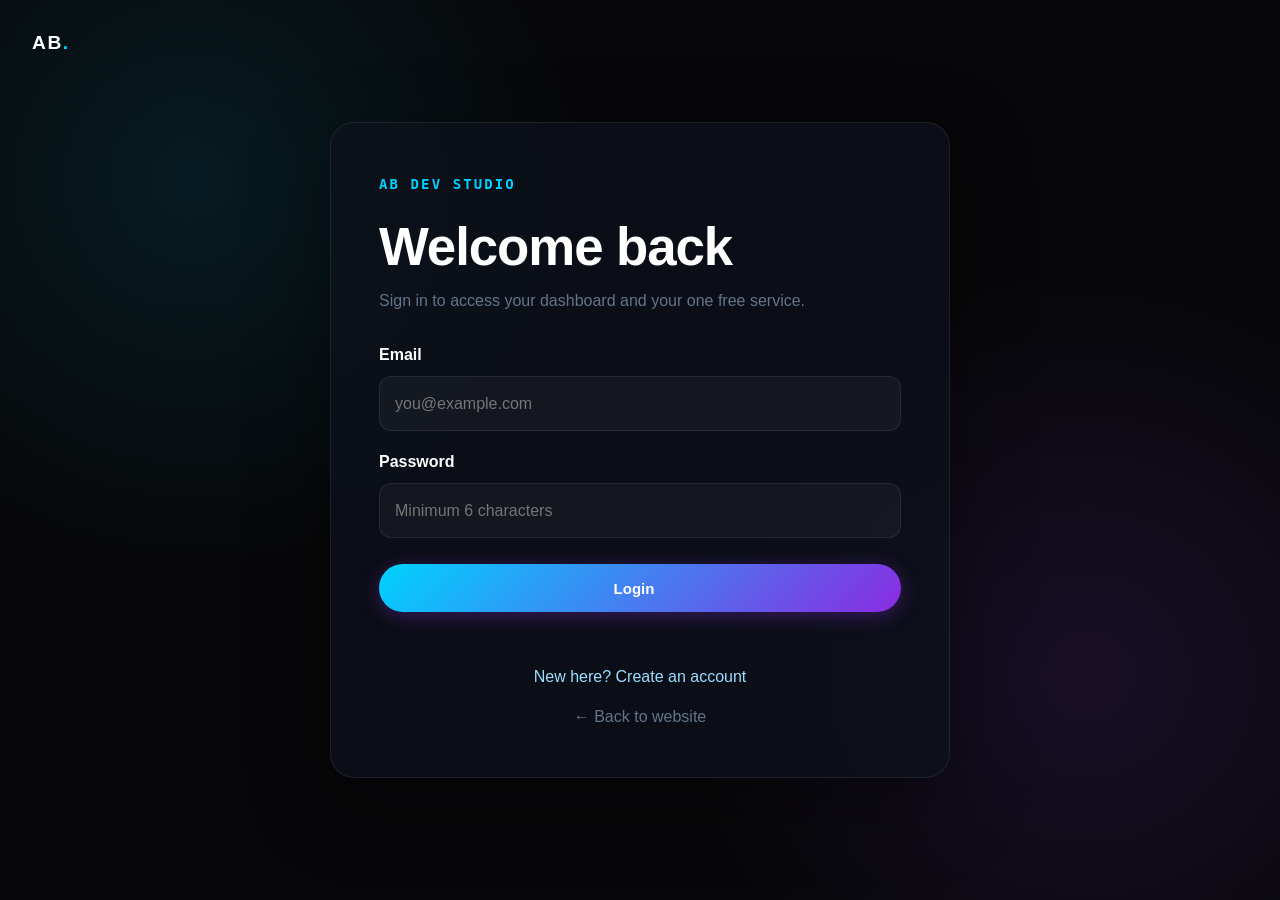
<file: auth.html>
<!DOCTYPE html><html lang="en"><head><meta charset="UTF-8"><meta name="viewport" content="width=device-width, initial-scale=1.0"><meta name="description" content="AB Dev Studio account login and signup"><title>Account | AB Dev Studio</title><link rel="stylesheet" href="style.css"><link rel="stylesheet" href="auth.css"></head><body class="account-page"><main class="account-shell"><a class="account-brand" href="index.html">AB<span>.</span></a><section class="auth-card"><div class="auth-heading"><span class="section-tag">AB DEV STUDIO</span><h1 id="authTitle">Welcome back</h1><p id="authSubtitle">Sign in to access your dashboard and your one free service.</p></div><form id="authForm"><div id="nameField" class="field hidden"><label for="name">Name</label><input id="name" autocomplete="name" placeholder="Your name"></div><div class="field"><label for="email">Email</label><input id="email" type="email" autocomplete="email" required placeholder="you@example.com"></div><div class="field"><label for="password">Password</label><input id="password" type="password" autocomplete="current-password" minlength="6" required placeholder="Minimum 6 characters"></div><button class="btn btn-primary auth-submit" type="submit"><span id="submitText">Login</span><i class="fa-solid fa-arrow-right"></i></button><p id="authMessage" class="auth-message" role="status"></p></form><button id="toggleAuth" class="switch-auth" type="button">New here? Create an account</button><a class="back-home" href="index.html">← Back to website</a></section></main><script src="auth.js"></script></body></html>
</file>
<file: style.css>
/* ==========================================================================
   TABLE OF CONTENTS
   --------------------------------------------------------------------------
   1. ROOT VARIABLES & THEME SETUP
   2. BASE RESET & GLOBAL STYLES
   3. TYPOGRAPHY & GRADIENTS
   4. CUSTOM CURSOR & MOUSE GLOW
   5. PRELOADER & LOADING SCREEN
   6. HEADER & NAVIGATION
   7. HERO SECTION & VIDEO BACKGROUND
   8. STATISTICS SECTION
   9. FEATURED PROJECTS SECTION
   10. SERVICES PREVIEW SECTION
   11. CALL TO ACTION SECTION
   12. FOOTER SECTION
   13. BUTTONS, UI ELEMENTS & UTILITIES
   14. SCROLLBAR & SELECTION
   ========================================================================== */

/* ==========================================================================
   1. ROOT VARIABLES & THEME SETUP
   ========================================================================== */
:root {
  /* Color Palette */
  --bg-dark: #070709;
  --bg-card: rgba(18, 18, 24, 0.65);
  --bg-card-hover: rgba(28, 28, 38, 0.85);
  --bg-glass: rgba(255, 255, 255, 0.03);
  --bg-glass-border: rgba(255, 255, 255, 0.08);

  /* Brand Accents */
  --accent-purple: #8a2be2;
  --accent-purple-glow: rgba(138, 43, 226, 0.35);
  --accent-blue: #00d2ff;
  --accent-blue-glow: rgba(0, 210, 255, 0.35);
  --accent-cyan: #3a7bd5;

  /* Typography Colors */
  --text-main: #f1f5f9;
  --text-muted: #94a3b8;
  --text-dim: #64748b;
  --text-white: #ffffff;

  /* Fonts */
  --font-primary: -apple-system, BlinkMacSystemFont, "SF Pro Display", "SF Pro Text", "Segoe UI", Roboto, Helvetica, Arial, sans-serif;
  --font-mono: "SF Mono", "Fira Code", Monaco, Consolas, monospace;

  /* Layout & Spacing */
  --container-max: 1280px;
  --header-height: 80px;
  --border-radius-sm: 8px;
  --border-radius-md: 16px;
  --border-radius-lg: 24px;
  --border-radius-pill: 9999px;

  /* Transitions */
  --transition-fast: 0.2s cubic-bezier(0.16, 1, 0.3, 1);
  --transition-normal: 0.4s cubic-bezier(0.16, 1, 0.3, 1);
  --transition-slow: 0.8s cubic-bezier(0.16, 1, 0.3, 1);

  /* Visual Effects */
  --backdrop-blur: blur(16px);
  --box-shadow-glass: 0 8px 32px 0 rgba(0, 0, 0, 0.37);
  --box-shadow-glow: 0 0 25px var(--accent-purple-glow);
}

/* ==========================================================================
   2. BASE RESET & GLOBAL STYLES
   ========================================================================== */
*,
*::before,
*::after {
  box-sizing: border-box;
  margin: 0;
  padding: 0;
}

html {
  font-size: 16px;
  scroll-behavior: smooth;
  background-color: var(--bg-dark);
  color: var(--text-main);
  font-family: var(--font-primary);
  -webkit-font-smoothing: antialiased;
  -moz-osx-font-smoothing: grayscale;
  overflow-x: hidden;
}

body {
  min-height: 100vh;
  line-height: 1.6;
  position: relative;
  background-color: var(--bg-dark);
  color: var(--text-main);
  overflow-x: hidden;
}

img,
video {
  max-width: 100%;
  height: auto;
  display: block;
}

a {
  color: inherit;
  text-decoration: none;
  transition: color var(--transition-fast);
}

ul,
ol {
  list-style: none;
}

button,
input,
textarea {
  font-family: inherit;
  font-size: inherit;
  background: none;
  border: none;
  outline: none;
}

.container {
  width: 100%;
  max-width: var(--container-max);
  margin: 0 auto;
  padding: 0 2rem;
}

main {
  position: relative;
  z-index: 2;
}

/* ==========================================================================
   3. TYPOGRAPHY & GRADIENTS
   ========================================================================== */
h1, h2, h3, h4, h5, h6 {
  color: var(--text-white);
  font-weight: 700;
  line-height: 1.15;
  letter-spacing: -0.02em;
}

.text-gradient {
  background: linear-gradient(135deg, var(--accent-blue) 0%, var(--accent-purple) 100%);
  -webkit-background-clip: text;
  -webkit-text-fill-color: transparent;
  background-clip: text;
}

.text-white {
  color: var(--text-white);
}

.section-header {
  text-align: center;
  margin-bottom: 4rem;
}

.section-tag {
  font-family: var(--font-mono);
  font-size: 0.875rem;
  font-weight: 600;
  color: var(--accent-blue);
  letter-spacing: 0.15em;
  text-transform: uppercase;
  display: inline-block;
  margin-bottom: 0.75rem;
}

.section-title {
  font-size: clamp(2rem, 4vw, 3.25rem);
  font-weight: 800;
}

/* ==========================================================================
   4. CUSTOM CURSOR & MOUSE GLOW
   ========================================================================== */
.cursor-dot {
  width: 8px;
  height: 8px;
  background-color: var(--accent-blue);
  position: fixed;
  top: 0;
  left: 0;
  border-radius: 50%;
  z-index: 9999;
  pointer-events: none;
  transform: translate(-50%, -50%);
  transition: opacity 0.3s ease;
}

.cursor-outline {
  width: 36px;
  height: 36px;
  border: 1px solid rgba(0, 210, 255, 0.5);
  position: fixed;
  top: 0;
  left: 0;
  border-radius: 50%;
  z-index: 9998;
  pointer-events: none;
  transform: translate(-50%, -50%);
  transition: transform 0.15s ease-out, border-color 0.3s ease, width 0.3s ease, height 0.3s ease;
}

.mouse-glow {
  position: fixed;
  width: 600px;
  height: 600px;
  border-radius: 50%;
  background: radial-gradient(circle, rgba(138, 43, 226, 0.12) 0%, rgba(0, 210, 255, 0.05) 40%, rgba(0, 0, 0, 0) 70%);
  pointer-events: none;
  z-index: 1;
  transform: translate(-50%, -50%);
  transition: opacity 0.5s ease;
}

/* ==========================================================================
   5. PRELOADER & LOADING SCREEN
   ========================================================================== */
.loader-screen {
  position: fixed;
  top: 0;
  left: 0;
  width: 100vw;
  height: 100vh;
  background-color: var(--bg-dark);
  display: flex;
  justify-content: center;
  align-items: center;
  z-index: 10000;
  transition: opacity 0.6s ease, visibility 0.6s ease;
}

.loader-screen.fade-out {
  opacity: 0;
  visibility: hidden;
}

.loader-content {
  text-align: center;
  display: flex;
  flex-direction: column;
  align-items: center;
  gap: 1.5rem;
}

.loader-title {
  font-size: 1.5rem;
  font-weight: 800;
  letter-spacing: 0.3em;
  color: var(--text-white);
  font-family: var(--font-mono);
}

.loader-bar {
  width: 200px;
  height: 2px;
  background: var(--bg-glass-border);
  border-radius: 2px;
  overflow: hidden;
  position: relative;
}

.loader-progress {
  position: absolute;
  top: 0;
  left: 0;
  height: 100%;
  width: 0%;
  background: linear-gradient(90deg, var(--accent-blue), var(--accent-purple));
  animation: loadProgress 2s cubic-bezier(0.65, 0, 0.35, 1) forwards;
}

@keyframes loadProgress {
  0% { width: 0%; }
  50% { width: 70%; }
  100% { width: 100%; }
}

/* ==========================================================================
   6. HEADER & NAVIGATION
   ========================================================================== */
.header {
  position: fixed;
  top: 0;
  left: 0;
  width: 100%;
  height: var(--header-height);
  z-index: 1000;
  transition: background-color var(--transition-normal), backdrop-filter var(--transition-normal), border-bottom var(--transition-normal), height var(--transition-normal);
}

.header.scrolled {
  background-color: rgba(7, 7, 9, 0.75);
  backdrop-filter: var(--backdrop-blur);
  -webkit-backdrop-filter: var(--backdrop-blur);
  border-bottom: 1px solid var(--bg-glass-border);
  height: 70px;
}

.navbar {
  max-width: var(--container-max);
  height: 100%;
  margin: 0 auto;
  padding: 0 2rem;
  display: flex;
  justify-content: space-between;
  align-items: center;
}

.logo {
  display: flex;
  align-items: center;
  font-weight: 800;
  font-size: 1.5rem;
  letter-spacing: -0.03em;
  color: var(--text-white);
}

.logo-dot {
  color: var(--accent-purple);
  font-size: 2rem;
  line-height: 0;
  margin-left: 2px;
}

.nav-menu {
  display: flex;
  align-items: center;
  gap: 2.25rem;
}

.nav-link {
  font-size: 0.9375rem;
  font-weight: 500;
  color: var(--text-muted);
  position: relative;
  padding: 0.5rem 0;
}

.nav-link::after {
  content: '';
  position: absolute;
  bottom: 0;
  left: 0;
  width: 0%;
  height: 2px;
  background: linear-gradient(90deg, var(--accent-blue), var(--accent-purple));
  transition: width var(--transition-normal);
  border-radius: 2px;
}

.nav-link:hover,
.nav-link.active {
  color: var(--text-white);
}

.nav-link:hover::after,
.nav-link.active::after {
  width: 100%;
}

.nav-cta {
  padding: 0.6rem 1.4rem;
  background: rgba(255, 255, 255, 0.05);
  border: 1px solid var(--bg-glass-border);
  border-radius: var(--border-radius-pill);
  color: var(--text-white) !important;
  backdrop-filter: var(--backdrop-blur);
  transition: background var(--transition-fast), border-color var(--transition-fast), transform var(--transition-fast);
}

.nav-cta::after {
  display: none;
}

.nav-cta:hover {
  background: rgba(255, 255, 255, 0.12);
  border-color: rgba(255, 255, 255, 0.25);
  transform: translateY(-2px);
}

.hamburger {
  display: none;
  cursor: pointer;
  flex-direction: column;
  gap: 6px;
  z-index: 1001;
}

.bar {
  width: 26px;
  height: 2px;
  background-color: var(--text-white);
  border-radius: 2px;
  transition: transform var(--transition-normal), opacity var(--transition-normal);
}

/* ==========================================================================
   7. HERO SECTION & VIDEO BACKGROUND
   ========================================================================== */
.hero-section {
  position: relative;
  min-height: 100vh;
  display: flex;
  align-items: center;
  justify-content: center;
  padding: calc(var(--header-height) + 2rem) 2rem 4rem 2rem;
  overflow: hidden;
}

.hero-video-container {
  position: absolute;
  top: 0;
  left: 0;
  width: 100%;
  height: 100%;
  z-index: 0;
  overflow: hidden;
}

.hero-video {
  width: 100%;
  height: 100%;
  object-fit: cover;
  opacity: 1;
  filter: contrast(1.1) brightness(0.9);
}

.hero-overlay {
  position: absolute;
  inset: 0;
  background: rgba(0, 0, 0, 0.55);
}

.hero-content {
  position: relative;
  z-index: 2;
  max-width: 900px;
  text-align: center;
  display: flex;
  flex-direction: column;
  align-items: center;
  margin: 0 auto;
}

.badge-pill {
  display: inline-flex;
  align-items: center;
  gap: 0.6rem;
  padding: 0.5rem 1.25rem;
  background: var(--bg-glass);
  border: 1px solid var(--bg-glass-border);
  backdrop-filter: var(--backdrop-blur);
  border-radius: var(--border-radius-pill);
  font-size: 0.875rem;
  font-weight: 500;
  color: var(--text-main);
  margin-bottom: 2rem;
}

.pulse-dot {
  width: 8px;
  height: 8px;
  background-color: #10b981;
  border-radius: 50%;
  box-shadow: 0 0 0 0 rgba(16, 185, 129, 0.7);
  animation: pulseAnimation 2s infinite;
}

@keyframes pulseAnimation {
  0% { box-shadow: 0 0 0 0 rgba(16, 185, 129, 0.7); }
  70% { box-shadow: 0 0 0 8px rgba(16, 185, 129, 0); }
  100% { box-shadow: 0 0 0 0 rgba(16, 185, 129, 0); }
}

.hero-title {
  font-size: clamp(2.75rem, 6vw, 5rem);
  font-weight: 800;
  line-height: 1.08;
  letter-spacing: -0.03em;
  margin-bottom: 1.5rem;
}

.hero-subtitle {
  font-size: clamp(1.05rem, 2vw, 1.25rem);
  color: var(--text-muted);
  max-width: 720px;
  margin-bottom: 2.75rem;
  font-weight: 400;
  line-height: 1.6;
}

.hero-cta-group {
  display: flex;
  gap: 1.25rem;
  align-items: center;
  justify-content: center;
  flex-wrap: wrap;
}

.scroll-indicator {
  position: absolute;
  bottom: 2.5rem;
  left: 50%;
  transform: translateX(-50%);
  z-index: 2;
  cursor: pointer;
}

.mouse-icon {
  width: 26px;
  height: 42px;
  border: 2px solid var(--text-dim);
  border-radius: 15px;
  display: flex;
  justify-content: center;
  padding-top: 8px;
  transition: border-color var(--transition-fast);
}

.mouse-icon:hover {
  border-color: var(--text-white);
}

.wheel {
  width: 4px;
  height: 8px;
  background-color: var(--accent-blue);
  border-radius: 2px;
  animation: scrollWheel 2s infinite;
}

@keyframes scrollWheel {
  0% { opacity: 1; transform: translateY(0); }
  100% { opacity: 0; transform: translateY(12px); }
}

/* ==========================================================================
   8. STATISTICS SECTION
   ========================================================================== */
.stats-section {
  padding: 5rem 0;
  position: relative;
  z-index: 2;
  border-top: 1px solid var(--bg-glass-border);
  border-bottom: 1px solid var(--bg-glass-border);
  background: rgba(18, 18, 24, 0.3);
  backdrop-filter: var(--backdrop-blur);
}

.stats-grid {
  display: grid;
  grid-template-columns: repeat(4, 1fr);
  gap: 2rem;
}

.stat-card {
  text-align: center;
  padding: 1.5rem;
}

.stat-number {
  font-size: clamp(2.5rem, 4vw, 3.5rem);
  font-weight: 800;
  color: var(--text-white);
  font-family: var(--font-mono);
  margin-bottom: 0.5rem;
}

.stat-label {
  font-size: 0.9375rem;
  color: var(--text-muted);
  font-weight: 500;
}

/* ==========================================================================
   9. FEATURED PROJECTS SECTION
   ========================================================================== */
.featured-section {
  padding: 8rem 0;
  position: relative;
}

.featured-grid {
  display: flex;
  flex-direction: column;
  gap: 6rem;
  margin-bottom: 5rem;
}

.project-card-featured {
  display: grid;
  grid-template-columns: 1.2fr 1fr;
  gap: 4rem;
  align-items: center;
  background: var(--bg-card);
  border: 1px solid var(--bg-glass-border);
  border-radius: var(--border-radius-lg);
  padding: 2.5rem;
  backdrop-filter: var(--backdrop-blur);
  transition: border-color var(--transition-normal), transform var(--transition-normal), box-shadow var(--transition-normal);
}

.project-card-featured:hover {
  border-color: rgba(138, 43, 226, 0.3);
  transform: translateY(-6px);
  box-shadow: 0 20px 40px rgba(0, 0, 0, 0.5);
}

.project-reverse {
  grid-template-columns: 1fr 1.2fr;
}

.project-reverse .project-image-wrapper {
  order: 2;
}

.project-image-wrapper {
  position: relative;
  border-radius: var(--border-radius-md);
  overflow: hidden;
  aspect-ratio: 16 / 10;
  background-color: var(--bg-dark);
}

.project-img {
  width: 100%;
  height: 100%;
  object-fit: cover;
  transition: transform var(--transition-slow);
}

.project-card-featured:hover .project-img {
  transform: scale(1.05);
}

.project-info {
  display: flex;
  flex-direction: column;
  align-items: flex-start;
}

.project-tags {
  display: flex;
  gap: 0.6rem;
  flex-wrap: wrap;
  margin-bottom: 1.25rem;
}

.project-tags span {
  font-size: 0.75rem;
  font-family: var(--font-mono);
  padding: 0.35rem 0.85rem;
  background: rgba(255, 255, 255, 0.05);
  border: 1px solid var(--bg-glass-border);
  border-radius: var(--border-radius-pill);
  color: var(--accent-blue);
}

.project-title {
  font-size: clamp(1.5rem, 2.5vw, 2.25rem);
  margin-bottom: 1rem;
}

.project-description {
  color: var(--text-muted);
  font-size: 1rem;
  line-height: 1.7;
  margin-bottom: 2rem;
}

.link-btn {
  display: inline-flex;
  align-items: center;
  gap: 0.6rem;
  font-weight: 600;
  font-size: 0.9375rem;
  color: var(--text-white);
  transition: color var(--transition-fast), gap var(--transition-fast);
}

.link-btn:hover {
  color: var(--accent-blue);
  gap: 0.9rem;
}

.center-cta {
  text-align: center;
}

/* ==========================================================================
   10. SERVICES PREVIEW SECTION
   ========================================================================== */
.services-preview-section {
  padding: 8rem 0;
  background: linear-gradient(180deg, var(--bg-dark) 0%, rgba(18, 18, 24, 0.4) 50%, var(--bg-dark) 100%);
}

.services-grid {
  display: grid;
  grid-template-columns: repeat(3, 1fr);
  gap: 2rem;
}

.service-card {
  background: var(--bg-card);
  border: 1px solid var(--bg-glass-border);
  border-radius: var(--border-radius-md);
  padding: 3rem 2rem;
  backdrop-filter: var(--backdrop-blur);
  transition: background var(--transition-normal), border-color var(--transition-normal), transform var(--transition-normal);
  display: flex;
  flex-direction: column;
}

.service-card:hover {
  background: var(--bg-card-hover);
  border-color: rgba(0, 210, 255, 0.3);
  transform: translateY(-8px);
}

.service-icon {
  width: 60px;
  height: 60px;
  background: rgba(255, 255, 255, 0.03);
  border: 1px solid var(--bg-glass-border);
  border-radius: var(--border-radius-sm);
  display: flex;
  align-items: center;
  justify-content: center;
  font-size: 1.5rem;
  color: var(--accent-blue);
  margin-bottom: 2rem;
  transition: background var(--transition-fast), border-color var(--transition-fast), color var(--transition-fast);
}

.service-card:hover .service-icon {
  background: linear-gradient(135deg, var(--accent-blue), var(--accent-purple));
  border-color: transparent;
  color: var(--text-white);
}

.service-title {
  font-size: 1.35rem;
  margin-bottom: 1rem;
}

.service-desc {
  color: var(--text-muted);
  font-size: 0.9375rem;
  line-height: 1.6;
}

/* ==========================================================================
   11. CALL TO ACTION SECTION
   ========================================================================== */
.cta-section {
  padding: 6rem 0;
}

.cta-card {
  background: linear-gradient(135deg, rgba(138, 43, 226, 0.15) 0%, rgba(0, 210, 255, 0.15) 100%);
  border: 1px solid rgba(255, 255, 255, 0.12);
  border-radius: var(--border-radius-lg);
  padding: 5rem 2rem;
  text-align: center;
  backdrop-filter: var(--backdrop-blur);
  position: relative;
  overflow: hidden;
}

.cta-card::before {
  content: '';
  position: absolute;
  top: -50%;
  left: -50%;
  width: 200%;
  height: 200%;
  background: radial-gradient(circle, rgba(255, 255, 255, 0.05) 0%, transparent 60%);
  pointer-events: none;
}

.cta-content {
  position: relative;
  z-index: 2;
  max-width: 700px;
  margin: 0 auto;
}

.cta-title {
  font-size: clamp(2rem, 3.5vw, 3rem);
  margin-bottom: 1.25rem;
}

.cta-subtitle {
  font-size: 1.1rem;
  color: var(--text-muted);
  margin-bottom: 2.5rem;
}

/* ==========================================================================
   12. FOOTER SECTION
   ========================================================================== */
.footer {
  border-top: 1px solid var(--bg-glass-border);
  background-color: #040406;
  padding: 5rem 0 2.5rem 0;
}

.footer-top {
  display: grid;
  grid-template-columns: 1.5fr 2fr;
  gap: 4rem;
  margin-bottom: 4rem;
}

.footer-brand {
  display: flex;
  flex-direction: column;
  gap: 1.25rem;
}

.footer-tagline {
  color: var(--text-muted);
  font-size: 0.9375rem;
  max-width: 320px;
  line-height: 1.6;
}

.footer-links-group {
  display: grid;
  grid-template-columns: repeat(3, 1fr);
  gap: 2rem;
}

.footer-column-title {
  font-size: 1rem;
  color: var(--text-white);
  margin-bottom: 1.25rem;
  font-weight: 600;
}

.footer-links-column ul {
  display: flex;
  flex-direction: column;
  gap: 0.75rem;
}

.footer-links-column a {
  color: var(--text-muted);
  font-size: 0.875rem;
}

.footer-links-column a:hover {
  color: var(--text-white);
}

.footer-socials {
  display: flex;
  gap: 1rem;
}

.footer-socials a {
  width: 40px;
  height: 40px;
  border-radius: 50%;
  background: var(--bg-glass);
  border: 1px solid var(--bg-glass-border);
  display: flex;
  align-items: center;
  justify-content: center;
  color: var(--text-white);
  font-size: 0.9375rem;
  transition: background var(--transition-fast), border-color var(--transition-fast), transform var(--transition-fast);
}

.footer-socials a:hover {
  background: linear-gradient(135deg, var(--accent-blue), var(--accent-purple));
  border-color: transparent;
  transform: translateY(-3px);
}

.footer-bottom {
  display: flex;
  justify-content: space-between;
  align-items: center;
  padding-top: 2.5rem;
  border-top: 1px solid var(--bg-glass-border);
  font-size: 0.875rem;
  color: var(--text-dim);
}

.designed-by {
  font-family: var(--font-mono);
}

/* ==========================================================================
   13. BUTTONS, UI ELEMENTS & UTILITIES
   ========================================================================== */
.btn {
  display: inline-flex;
  align-items: center;
  justify-content: center;
  gap: 0.75rem;
  padding: 0.95rem 2rem;
  border-radius: var(--border-radius-pill);
  font-size: 0.9375rem;
  font-weight: 600;
  cursor: pointer;
  transition: transform var(--transition-fast), box-shadow var(--transition-fast), background var(--transition-fast), border-color var(--transition-fast);
  text-align: center;
  white-space: nowrap;
}

.btn-primary {
  background: linear-gradient(135deg, var(--accent-blue) 0%, var(--accent-purple) 100%);
  color: var(--text-white);
  box-shadow: 0 4px 20px var(--accent-purple-glow);
}

.btn-primary:hover {
  transform: translateY(-3px);
  box-shadow: 0 8px 30px var(--accent-purple-glow);
}

.btn-secondary {
  background: var(--bg-glass);
  border: 1px solid var(--bg-glass-border);
  color: var(--text-white);
  backdrop-filter: var(--backdrop-blur);
}

.btn-secondary:hover {
  background: rgba(255, 255, 255, 0.08);
  border-color: rgba(255, 255, 255, 0.2);
  transform: translateY(-3px);
}

/* ==========================================================================
   14. SCROLLBAR & SELECTION
   ========================================================================== */
::-webkit-scrollbar {
  width: 10px;
}

::-webkit-scrollbar-track {
  background: var(--bg-dark);
}

::-webkit-scrollbar-thumb {
  background: rgba(255, 255, 255, 0.15);
  border-radius: 5px;
  border: 2px solid var(--bg-dark);
}

::-webkit-scrollbar-thumb:hover {
  background: rgba(255, 255, 255, 0.3);
}

::selection {
  background: var(--accent-purple);
  color: var(--text-white);
}
/* Account navigation */
.account-nav-link{display:inline-flex;align-items:center;gap:.5rem;margin-left:1rem;padding:.65rem 1rem;border:1px solid var(--bg-glass-border);border-radius:999px;color:var(--text-white);background:rgba(255,255,255,.04);font-size:.85rem}.account-nav-link:hover{border-color:var(--accent-blue);transform:translateY(-2px)}@media(max-width:900px){.account-nav-link{margin-left:auto;margin-right:1rem}.navbar{display:flex;align-items:center}}
</file>
<file: auth.css>
body.account-page{min-height:100vh;background:radial-gradient(circle at 15% 20%,rgba(0,210,255,.10),transparent 30%),radial-gradient(circle at 85% 75%,rgba(150,70,255,.12),transparent 32%),var(--bg-dark);color:var(--text-white)}.account-shell,.service-shell{min-height:100vh;display:grid;place-items:center;padding:32px 20px}.account-brand{position:fixed;top:28px;left:32px;font-weight:800;font-size:1.2rem;letter-spacing:.08em;color:#fff}.account-brand span{color:var(--accent-blue)}.auth-card,.dashboard-card{width:min(100%,620px);background:rgba(14,17,28,.78);border:1px solid var(--bg-glass-border);border-radius:24px;padding:clamp(26px,5vw,48px);box-shadow:0 25px 80px rgba(0,0,0,.35);backdrop-filter:blur(18px)}.auth-heading{margin-bottom:28px}.auth-heading h1,.dashboard-card h1{font-size:clamp(2rem,5vw,3.3rem);margin:.6rem 0}.auth-heading p,.dash-subtitle{color:var(--text-dim);line-height:1.7}.field{margin:18px 0}.field label{display:block;margin-bottom:8px;font-weight:600}.field input,.field select,.field textarea{width:100%;border:1px solid var(--bg-glass-border);border-radius:12px;background:rgba(255,255,255,.04);color:#fff;padding:14px 15px;outline:none;font:inherit}.field select option{background:#11131b;color:#fff}.field input:focus,.field select:focus,.field textarea:focus{border-color:var(--accent-blue);box-shadow:0 0 0 3px rgba(0,210,255,.08)}.auth-submit{width:100%;margin-top:8px}.switch-auth,.back-home{display:block;margin:18px auto 0;background:none;border:0;color:#9bdfff;cursor:pointer;text-align:center}.back-home{color:var(--text-dim)}.auth-message{min-height:24px;margin:14px 0 0;text-align:center;color:#9bdfff}.hidden{display:none}.dashboard-shell{min-height:100vh;padding:28px clamp(20px,5vw,70px)}.dash-top{display:flex;justify-content:space-between;align-items:center;margin-bottom:70px}.dash-top .account-brand{position:static}.free-card{margin:34px 0;padding:28px;border:1px solid rgba(0,210,255,.25);border-radius:20px;background:linear-gradient(135deg,rgba(0,210,255,.08),rgba(150,70,255,.08));display:flex;gap:24px;justify-content:space-between;align-items:center}.free-card h2{margin:12px 0 8px}.free-card p{color:var(--text-dim);line-height:1.6}.free-badge{display:inline-flex;padding:7px 11px;border-radius:999px;background:rgba(0,210,255,.12);color:#9bdfff;font-size:.75rem;font-weight:800;letter-spacing:.08em}.account-grid{display:grid;grid-template-columns:1fr 1fr;gap:16px}.mini-card{padding:20px;border-radius:16px;background:rgba(255,255,255,.035);border:1px solid var(--bg-glass-border)}.mini-card span{display:block;color:var(--text-dim);font-size:.75rem;letter-spacing:.08em;margin-bottom:8px}.mini-card strong{word-break:break-word}.service-card{margin:auto}.service-card>p{color:var(--text-dim);line-height:1.7;margin-bottom:26px}@media(max-width:700px){.account-brand{left:20px}.free-card{flex-direction:column;align-items:stretch}.account-grid{grid-template-columns:1fr}.dash-top{margin-bottom:45px}.dash-top .btn{padding:.75rem 1rem}}
</file>
